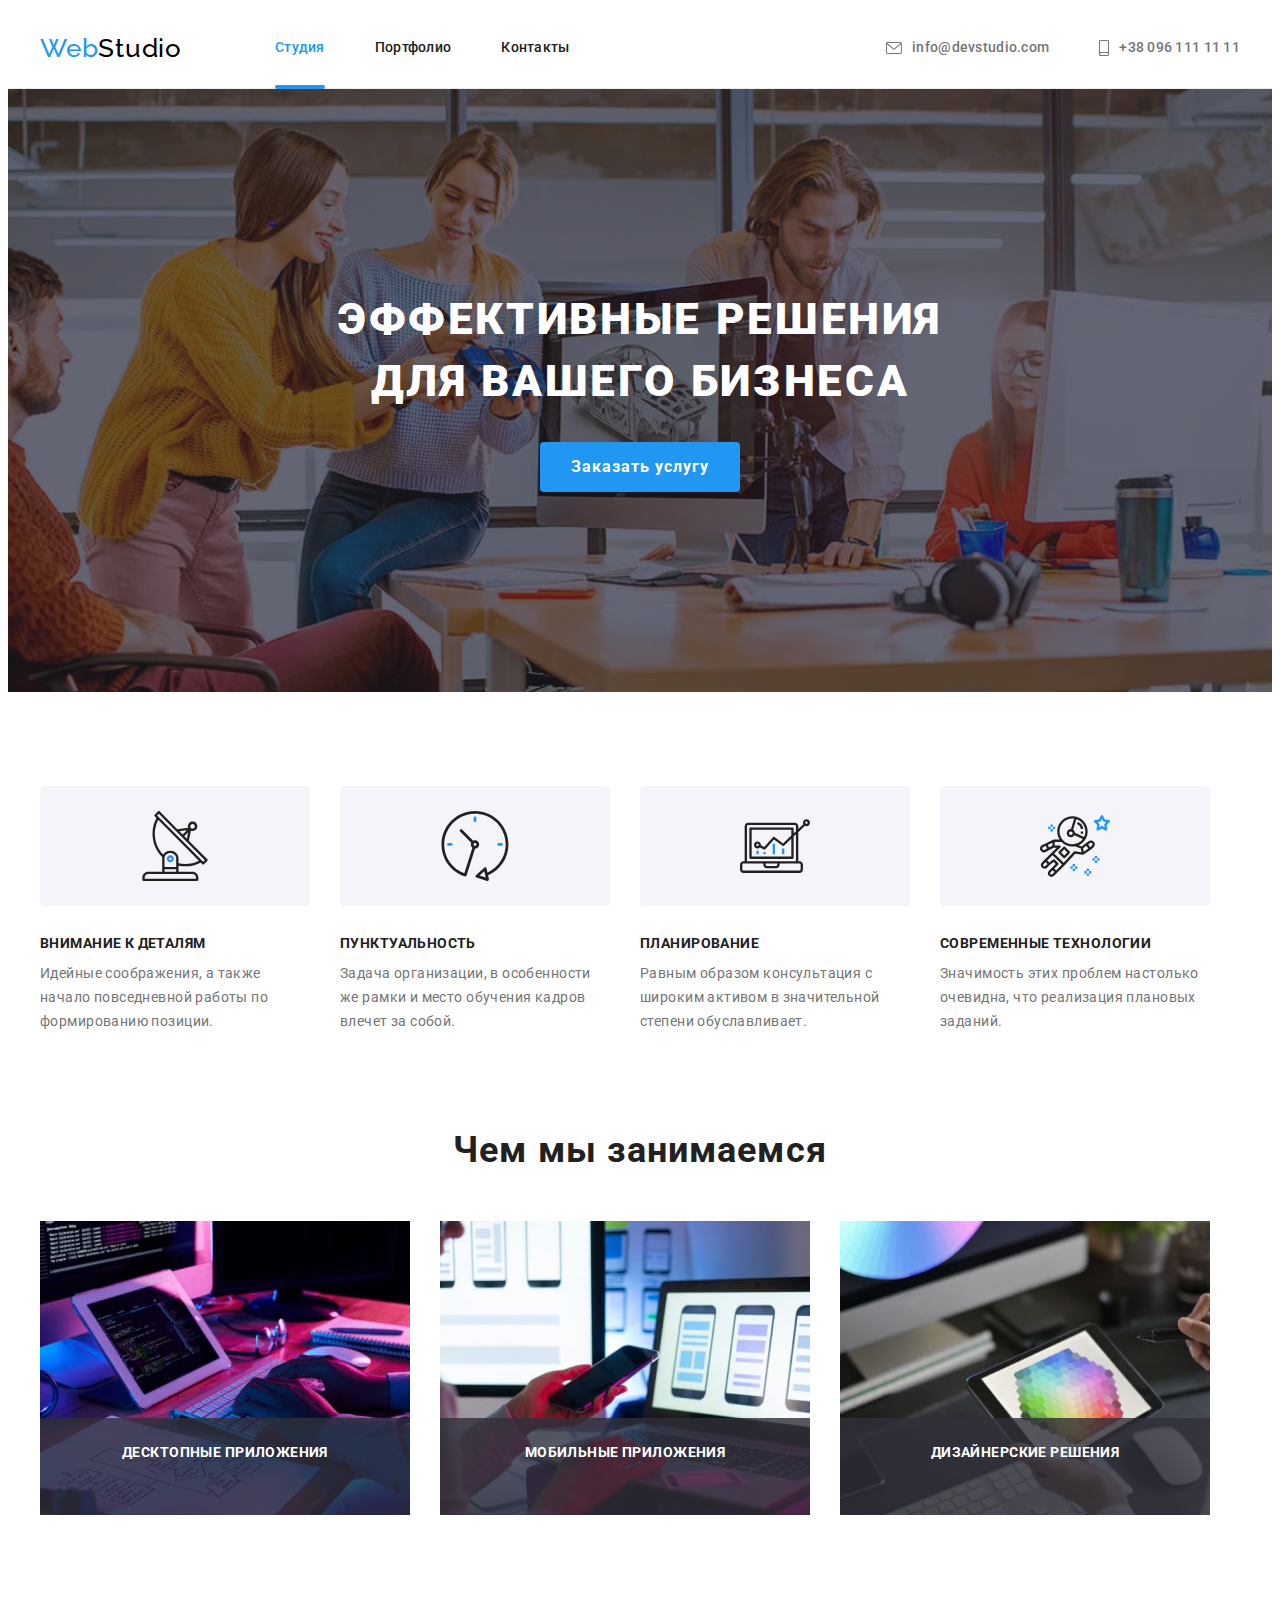
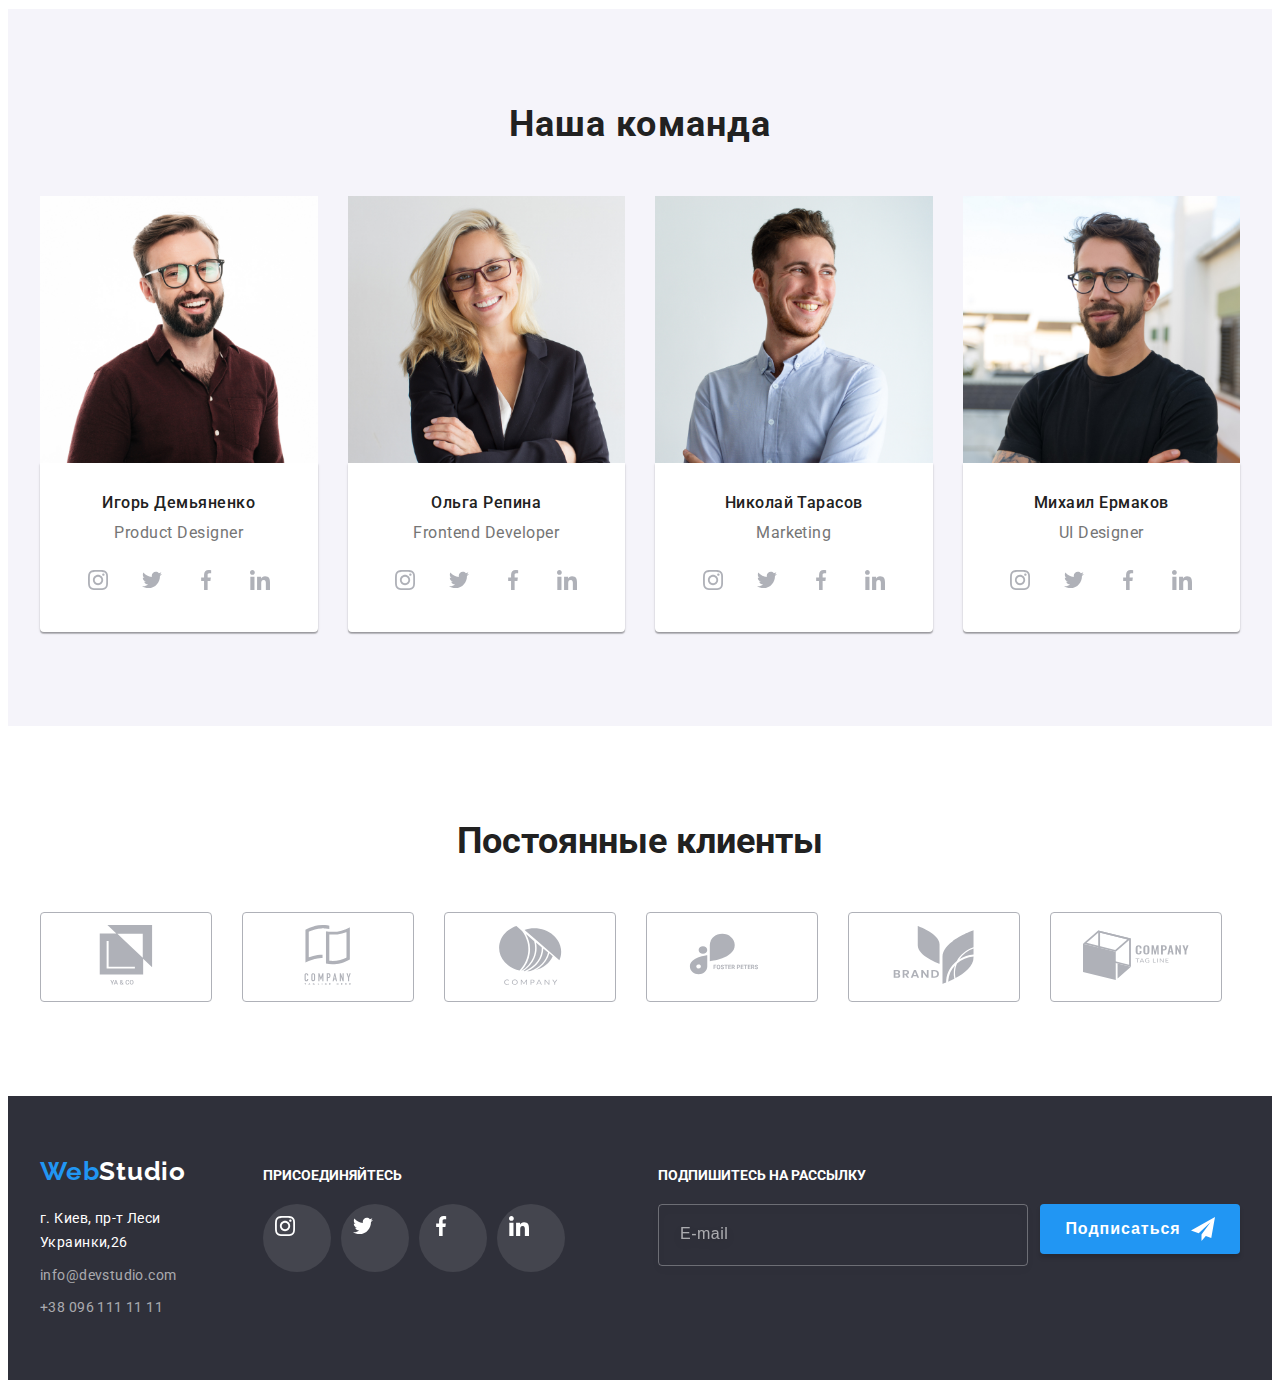
<file: index.html>
<!DOCTYPE html>
 <html lang="ru">
 <head>
    <meta charset="UTF-8">
    <meta http-equiv="X-UA-Compatible" content="IE=edge">
    <meta name="viewport" content="width=device-width, initial-scale=1.0">
    <title>Document</title>
    <link href="https://fonts.googleapis.com/css2?family=Raleway:wght@700&family=Roboto:wght@400;500;700;900&display=swap"
      rel="stylesheet">
      <link rel="stylesheet" href="https://cdnjs.cloudflare.com/ajax/libs/modern-normalize/1.1.0/modern-normalize.min.css"
         integrity="sha512-wpPYUAdjBVSE4KJnH1VR1HeZfpl1ub8YT/NKx4PuQ5NmX2tKuGu6U/JRp5y+Y8XG2tV+wKQpNHVUX03MfMFn9Q=="
         crossorigin="anonymous" referrerpolicy="no-referrer" class="item"/>
    <link rel="stylesheet" href="./css/style.css">
 </head>
    <body>
        <header>
           <div class="container header">
              <nav class="header-navigation">
                    <a href="./index.html" lang="en" class="header-logo"><span class="logo">Web</span>Studio</a>
                  <ul class="navigation-list"> 
                   <li class="navigation-item"><a href="./index.html" class="navigation-link active">Студия</a></li>
                   <li class="navigation-item"><a href="./portfolio.html" class="navigation-link">Портфолио </a></li>
                   <li class="navigation-item"><a href="" class="navigation-link">Контакты</a></li>
                 </ul>  
              </nav> 
               <ul class="contacts">   
                 <li class="contacts-item">
                   <a class="contacts-link" href="mailto:info@devstudio.com">
                     <svg class="icon-header" width="16" height="12">
                        <use href="./images/icons.svg#icon-envelope"></use>
                     </svg> 
                     info@devstudio.com</a>
                 </li>
                  <li class="contacts-item">
                     <a class="contacts-link" href="tel:+380961111111">
                        <svg class="icon-header" width="10" height="16">
                           <use href="./images/icons.svg#icon-smartphone"></use>
                        </svg>
                        +38 096 111 11 11</a>
                  </li>
               </ul>
            </div>
       </header>
            <main>
               <section class="hero">
                  <div class="container">
                    <h1 class="hero-title">Эффективные решения<br> для вашего бизнеса</h1>
                    <button class="hero-button " type="button" data-modal-open>Заказать услугу</button>
                  </div>
               </section>
               <section class="section">
                 <div class="container">
                  <h2 class="visually-hidden">мои сильные качества</h2>
                   <ul class="advantages">
                       <li class="advantages-item">
                        <div class="advantages-icon">
                           <svg width="70" height="70">
                              <use href="./images/icons.svg#icon-antenna"></use>
                           </svg>
                        </div>
                         <h3 class="advantages-title">Внимание к деталям</h3>
                         <p class="advantages-text">Идейные соображения, а также начало повседневной работы по формированию позиции.</p>
                       </li>
                       <li class="advantages-item">
                        <div class="advantages-icon">
                           <svg width="70" height="70">
                              <use href="./images/icons.svg#icon-clock"></use>
                           </svg>
                        </div>
                         <h3 class="advantages-title">Пунктуальность</h3>
                         <p class="advantages-text">Задача организации, в особенности же рамки и место обучения кадров влечет за собой.</p>
                        </li>
                        <li class="advantages-item">
                           <div class="advantages-icon">
                              <svg width="70" height="70">
                                 <use href="./images/icons.svg#icon-diagram"></use>
                              </svg>
                           </div>
                         <h3 class="advantages-title">Планирование</h3>
                         <p class="advantages-text">Равным образом консультация с широким активом в значительной степени обуславливает.</p>
                        </li>
                        <li class="advantages-item">
                           <div class="advantages-icon">
                              <svg width="70" height="70">
                                 <use href="./images/icons.svg#icon-astronaut"></use>
                              </svg>
                           </div>
                         <h3 class="advantages-title">Современные технологии</h3>
                         <p class="advantages-text">Значимость этих проблем настолько очевидна, что реализация плановых заданий.</p>
                        </li>
                   </ul>
                </div>
              </section>
              <section class="section work-section ">
                 <div class="container">
                         <h2 class="work-title">Чем мы занимаемся</h2>
                     <ul class="works">
                        <li class="work-item">
                           <div class="work-overlay">
                           <img src="./images/img1.jpg" alt="белый планшет" height="370" width="294"/>
                           <p class="work-text">Десктопные приложения</p></div>
                        </li>
                        <li class="work-item">
                           <div class="work-overlay">
                           <img src="./images/img2.jpg" alt="телефон с ноутбуком" height="370" width="294"/>
                           <p class="work-text">Мобильные приложения</p></div>
                        </li>
                        <li class="work-item">
                           <div class="work-overlay">
                           <img src="./images/img3.jpg" alt="девушка держит планшет" height="370" width="294"/>
                           <p class="work-text">Дизайнерские решения</p></div>
                        </li>
                     </ul>
                 </div>
              </section>   
              <section class="section team-section">
                 <div class="container">
                      <h2 class="team-title">Наша команда</h2>
                    <ul class="team-list">
                      <li class="team-item" >
                        <img src="./images/Team-images/team-foto1.jpg" alt="парень в очках и с бородой" height="270" width="260"/>
                        <div class="team-style">
                        <h3 class="team-title-name">Игорь Демьяненко</h3>
                        <p  class="team-text" lang="en">Product Designer</p>
                        <ul class="social">
                           <li class="social-item"><a class="social-link" href="">
                                 <svg class="social-icon" width="20" height="20">
                                    <use href="./images/icons.svg#icon-instagram-2"></use>
                                 </svg></a>
                           </li>
                           <li class="social-item"><a class="social-link" href="">
                                 <svg class="social-icon" width="20" height="20">
                                    <use href="./images/icons.svg#icon-twitter"></use>
                                 </svg></a>
                           </li>
                           <li class="social-item"><a class="social-link" href="">
                                 <svg class="social-icon" width="20" height="20">
                                    <use href="./images/icons.svg#icon-facebook"></use>
                                 </svg></a>
                           </li>
                           <li class="social-item"><a class="social-link" href="">
                                 <svg class="social-icon" width="20" height="20">
                                    <use href="./images/icons.svg#icon-linkedin"></use>
                                 </svg></a>
                           </li>
                        </ul>
                        </div>
                      </li>
                      <li class="team-item" >
                        <img src="./images/Team-images/team-foto2.jpg" alt="девушка блондинка" height="270" width="260"/>
                        <div class="team-style">
                        <h3 class="team-title-name">Ольга Репина</h3>
                        <p  class="team-text" lang="en">Frontend Developer</p>
                        <ul class="social">
                           <li class="social-item"><a class="social-link" href="">
                                 <svg class="social-icon" width="20" height="20">
                                    <use href="./images/icons.svg#icon-instagram-2"></use>
                                 </svg></a>
                           </li>
                           <li class="social-item"><a class="social-link" href="">
                                 <svg class="social-icon" width="20" height="20">
                                    <use href="./images/icons.svg#icon-twitter"></use>
                                 </svg></a>
                           </li>
                           <li class="social-item"><a class="social-link" href="">
                                 <svg class="social-icon" width="20" height="20">
                                    <use href="./images/icons.svg#icon-facebook"></use>
                                 </svg></a>
                           </li>
                           <li class="social-item"><a class="social-link" href="">
                                 <svg class="social-icon" width="20" height="20">
                                    <use href="./images/icons.svg#icon-linkedin"></use>
                                 </svg></a>
                           </li>
                        </ul>
                        </div>
                      </li>
                      <li class="team-item" >
                        <img src="./images/Team-images/team-foto3.jpg" alt="парень в рубашке" height="270" width="260"/>
                        <div class="team-style">
                        <h3 class="team-title-name">Николай Тарасов</h3>
                        <p  class="team-text" lang="en">Marketing</p>
                        <ul class="social">
                           <li class="social-item"><a class="social-link" href="">
                                 <svg class="social-icon" width="20" height="20">
                                    <use href="./images/icons.svg#icon-instagram-2"></use>
                                 </svg></a>
                           </li>
                           <li class="social-item"><a class="social-link" href="">
                                 <svg class="social-icon" width="20" height="20">
                                    <use href="./images/icons.svg#icon-twitter"></use>
                                 </svg></a>
                           </li>
                           <li class="social-item"><a class="social-link" href="">
                                 <svg class="social-icon" width="20" height="20">
                                    <use href="./images/icons.svg#icon-facebook"></use>
                                 </svg></a>
                           </li>
                           <li class="social-item"><a class="social-link" href="">
                                 <svg class="social-icon" width="20" height="20">
                                    <use href="./images/icons.svg#icon-linkedin"></use>
                                 </svg></a>
                           </li>
                        </ul>
                        </div>
                      </li>
                      <li class="team-item" >
                        <img src="./images/Team-images/team-foto4.jpg" alt="парень в очках и с бородой и черной футболке" height="270" width="260"/>
                        <div class="team-style">
                        <h3 class="team-title-name">Михаил Ермаков</h3>
                        <p  class="team-text" lang="en">UI Designer</p>
                        <ul class="social">
                           <li class="social-item"><a class="social-link" href="">
                                 <svg class="social-icon" width="20" height="20">
                                    <use href="./images/icons.svg#icon-instagram-2"></use>
                                 </svg></a>
                           </li>
                           <li class="social-item"><a class="social-link" href="">
                                 <svg class="social-icon" width="20" height="20">
                                    <use href="./images/icons.svg#icon-twitter"></use>
                                 </svg></a>
                           </li>
                           <li class="social-item"><a class="social-link" href="">
                                 <svg class="social-icon" width="20" height="20">
                                    <use href="./images/icons.svg#icon-facebook"></use>
                                 </svg></a>
                           </li>
                           <li class="social-item"><a class="social-link" href="">
                                 <svg class="social-icon" width="20" height="20">
                                    <use href="./images/icons.svg#icon-linkedin"></use>
                                 </svg></a>
                           </li>
                        </ul>
                        </div>
                      </li>
                    </ul>
                 </div>  
              </section>
            <section class="section">
               <div class="container">
                  <h2 class="client-title">Постоянные клиенты</h2>
                  <ul class="client">
                     <li class="client-item"><a class="client-link" href="">
                           <svg class="icon-client" width="106" height="60">
                              <use href="./images/icons.svg#icon-group"></use>
                           </svg></a></li>
                     <li class="client-item"><a class="client-link" href="">
                           <svg class="icon-client" width="106" height="60">
                              <use href="./images/icons.svg#icon-group1"></use>
                           </svg></a></li>
                     <li class="client-item"><a class="client-link" href="">
                           <svg class="icon-client" width="106" height="60">
                              <use href="./images/icons.svg#icon-group2"></use>
                           </svg></a></li>
                     <li class="client-item"><a class="client-link" href="">
                           <svg class="icon-client" width="106" height="60">
                              <use href="./images/icons.svg#icon-group4"></use>
                           </svg></a></li>
                     <li class="client-item"><a class="client-link" href="">
                           <svg class="icon-client" width="106" height="60">
                              <use href="./images/icons.svg#icon-group3"></use>
                           </svg></a></li>
                     <li class="client-item"><a class="client-link" href="">
                           <svg class="icon-client" width="106" height="60">
                              <use href="./images/icons.svg#icon-group5"></use>
                           </svg></a></li>
                  </ul>
               </div>
            </section>
           </main>
      <footer class="footer">
         <div class="container footer-conteiner">
            <div class="footer-address">
             <a class="footer-logo" href="" lang="en"><span class="footer-span">Web</span>Studio</a>
            <address>
               <ul class="footer-list">
                   <li class="footer-item"><a class="footer-maps" href="https://goo.gl/maps/WnNJB4VUGFn6X9ag8" rel="noopener noreferrer nofollow">г. Киев, пр-т Леси Украинки,26</a></li>
                   <li class="footer-item"><a class="footer-mail" href="mailto:info@devstudio.com">info@devstudio.com</a></li>
                   <li class="footer-item"><a class="footer-tel" href="tel:+380961111111">+38 096 111 11 11</a></li>
               </ul>
            </address>
            </div>
            <div>
               <p class="footer-text">присоединяйтесь</p>
               <ul class="social">
                  <li class="social-item"><a class="social-link-footer" href="">
                        <svg class="icon-social" width="20" height="20">
                           <use href="./images/icons.svg#icon-instagram-2"></use>
                        </svg></a>
                  </li>
                  <li class="social-item"><a class="social-link-footer" href="">
                        <svg class="icon-social" width="20" height="20">
                           <use href="./images/icons.svg#icon-twitter"></use>
                        </svg></a>
                  </li>
                  <li class="social-item"><a class="social-link-footer" href="">
                        <svg class="icon-social" width="20" height="20">
                           <use href="./images/icons.svg#icon-facebook"></use>
                        </svg></a>
                  </li>
                  <li class="social-item"><a class="social-link-footer" href="">
                        <svg class="icon-social" width="20" height="20">
                           <use href="./images/icons.svg#icon-linkedin"></use>
                        </svg></a>
                  </li>
               </ul>
            </div>
            <form class="subscription">
               <p class="footer-text">Подпишитесь на рассылку</p>
               <div class="input-btn">
                  <input class="subscription-input" type="mail" name="email" placeholder="E-mail">
                  <button class="subscription-btn" type="submit">Подписаться
                     <svg class="subscription-icon" width="24" height="24">
                        <use href="./images/icons.svg#icon-icon-send"></use>
                     </svg>
                  </button>
               </div>
            </form>
            </div>
      </footer>
      <div class="backdrop is-hidden" data-modal>
         <div class="modal">
            <button type="button" class="btn-close" data-modal-close>
              <svg class="icon-close" width="18" height="18">
                 <use href="./images/icons.svg#icon-close"></use>
               </svg>
            </button>
            <form class="modal-form">
               <p class="modal-title">Оставьте свои данные, мы вам перезвоним</p>
               <label class="modal-label">
                  <span class="send">Имя</span>
                  <input class="modal-input" type="text" name="name">
                  <svg class="modal-icon" width="18" height="18">
                     <use href="./images/icons.svg#icon-name"></use>
                  </svg>
               </label>
               <label class="modal-label">
                  <span class="send">Телефон</span>
                  <input class="modal-input" type="tel" name="tel">
                  <svg class="modal-icon" width="18" height="18">
                     <use href="./images/icons.svg#icon-tel"></use>
                  </svg>
               </label>
               <label class="modal-label">
                  <span class="send">Почта</span>
                  <input class="modal-input" type="email" name="email">
                  <svg class="modal-icon" width="18" height="18">
                     <use href="./images/icons.svg#icon-email"></use>
                  </svg>
               </label>
               <label class="textarea-modal">
                  <span class="send">Комментарий</span>
                  <textarea class="textarea" name="textarea" placeholder="Введите текст"></textarea>
               </label>
               <label class="checkbox-modal">
                  <input class=" check visually-hidden" type="checkbox" name="policy">
                  <span class="check-border">
                     <svg class="check-icon" width="16" height="15">
                        <use href="./images/icons.svg#icon-check"></use>
                     </svg>
                  </span>
                  <span class="checkbox-text">Соглашаюсь с рассылкой и принимаю
                     <span class="checkbox-text">
                        <a class="link-policy" href=""> <u> Условия договора </u></a></span></span>
               </label>
               <div class="modal-btn">
                  <button class="btn-send" type="submit">Отправить</button>
               </div>
            </form>
         </div>
      </div>
      <script src="./js/modal.js"></script>
   </body>
</html>
</file>
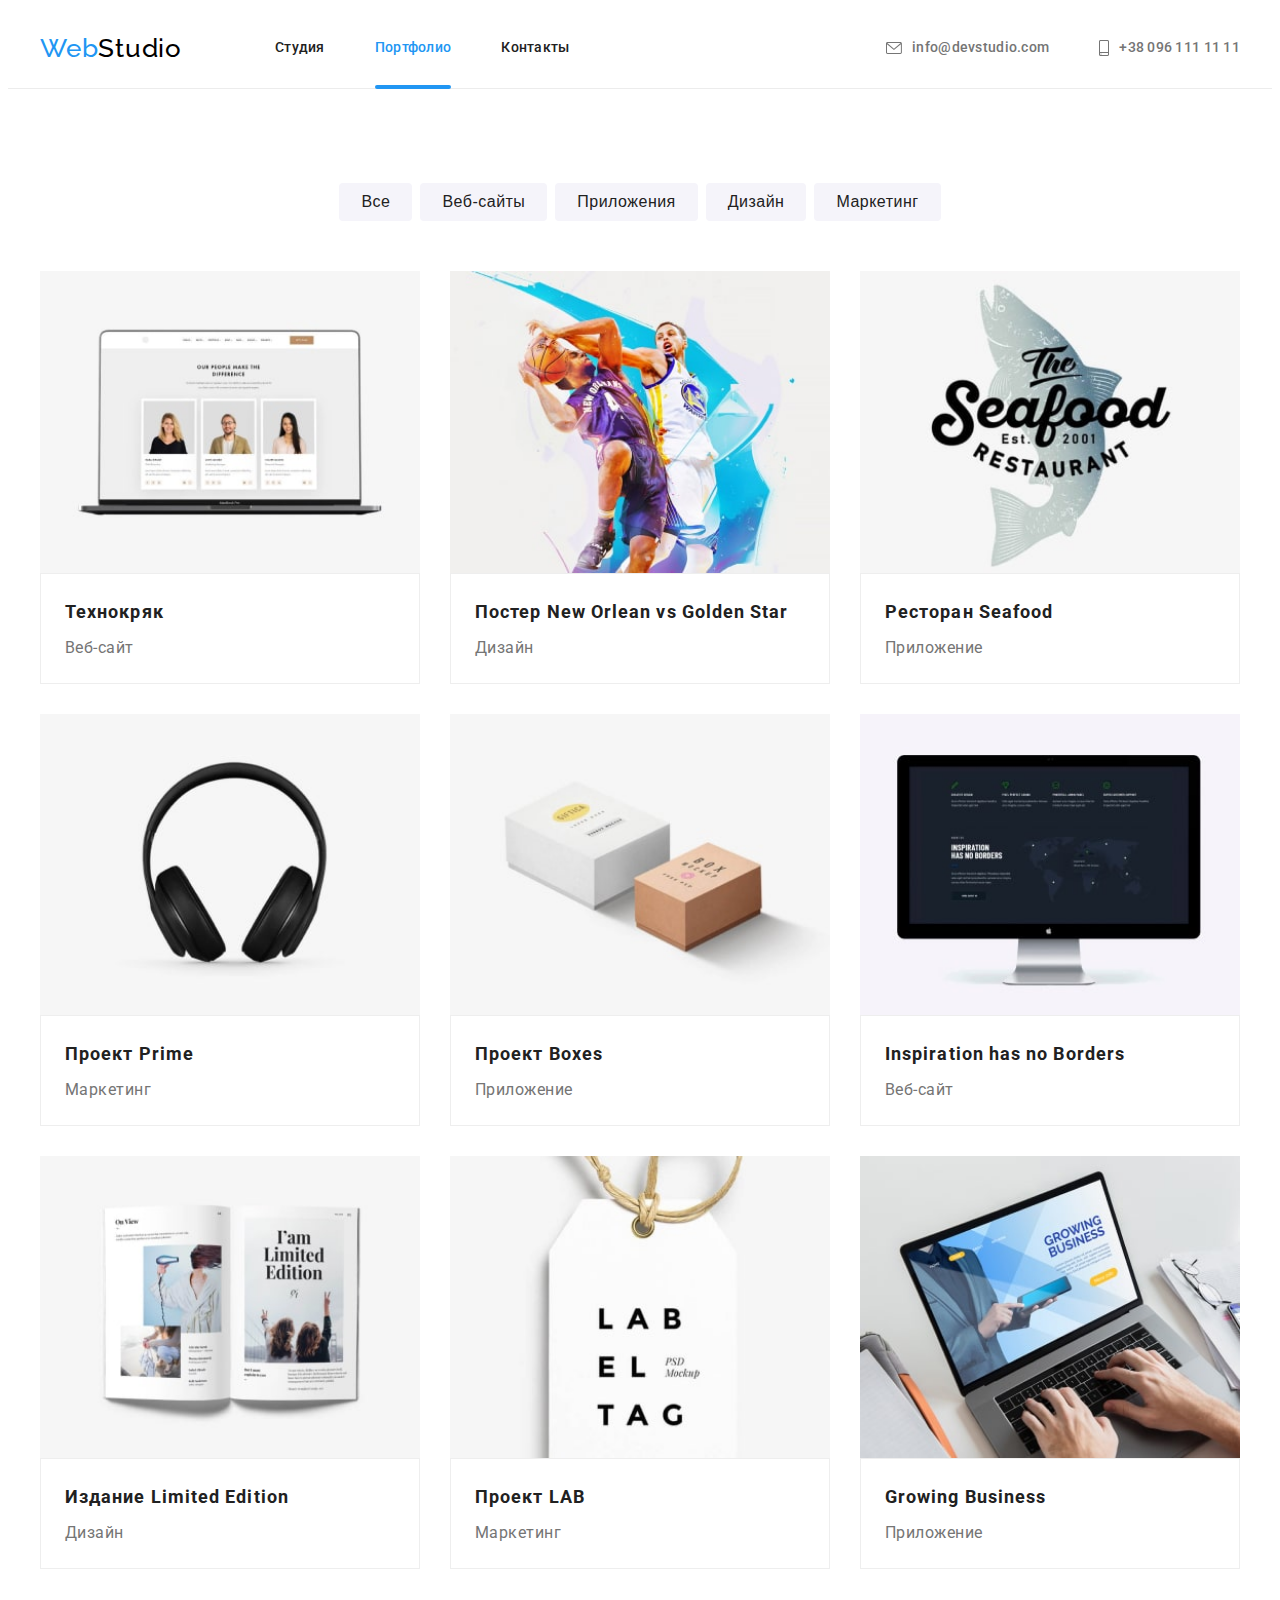
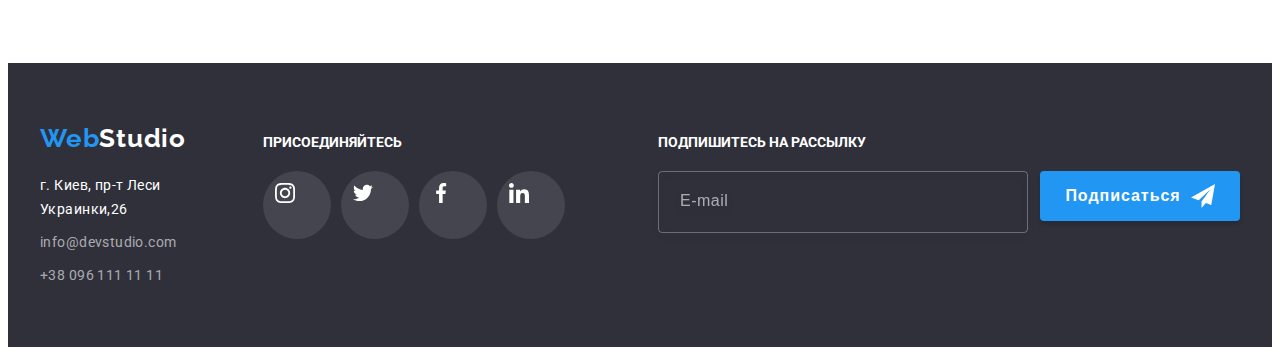
<file: portfolio.html>
<!DOCTYPE html>
  <html lang="ru">
   <head>
       <meta charset="UTF-8">
       <meta http-equiv="X-UA-Compatible" content="IE=edge">
       <meta name="viewport" content="width=device-width, initial-scale=1.0">
       <title>Document</title>
       <link href="https://fonts.googleapis.com/css2?family=Raleway:wght@700&family=Roboto:wght@400;500;700;900&display=swap"
        rel="stylesheet">
       <link rel="stylesheet" href="https://cdnjs.cloudflare.com/ajax/libs/modern-normalize/1.1.0/modern-normalize.min.css"
            integrity="sha512-wpPYUAdjBVSE4KJnH1VR1HeZfpl1ub8YT/NKx4PuQ5NmX2tKuGu6U/JRp5y+Y8XG2tV+wKQpNHVUX03MfMFn9Q=="
            crossorigin="anonymous" referrerpolicy="no-referrer" class="item"/>
        <link rel="stylesheet" href="./css/style.css">
   </head>
 <body>
    <header>
        <div class="container header">
            <nav class="header-navigation">
                <a href="./index.html" lang="en" class="header-logo"><span class="logo">Web</span>Studio</a>
                <ul class="navigation-list">
                    <li class="navigation-item"><a href="./index.html" class="navigation-link">Студия</a></li>
                    <li class="navigation-item"><a href="./portfolio.html" class="navigation-link active">Портфолио </a></li>
                    <li class="navigation-item"><a href="" class="navigation-link">Контакты</a></li>
                </ul>
            </nav>
            <ul class="contacts">
                <li class="contacts-item">
                    <a class="contacts-link" href="mailto:info@devstudio.com">
                        <svg class="icon-header" width="16" height="12">
                            <use href="./images/icons.svg#icon-envelope"></use>
                        </svg>
                        info@devstudio.com</a>
                </li>
                <li class="contacts-item">
                    <a class="contacts-link" href="tel:+380961111111">
                        <svg class="icon-header" width="10" height="16">
                            <use href="./images/icons.svg#icon-smartphone"></use>
                        </svg>
                        +38 096 111 11 11</a>
                </li>
            </ul>
        </div>
    </header>
            <main>
             <section class="section">
                 <div class="container">
                 <h1 class="visually-hidden">Кнопки</h1>  
                 <ul class="filter list">
                     <li class="filter-item"><button class="filter-button btn" type="button">Все</button></li>
                     <li class="filter-item"><button class="filter-button btn" type="button">Веб-сайты</button></li>
                     <li class="filter-item"><button class="filter-button btn" type="button">Приложения</button></li>
                     <li class="filter-item"><button class="filter-button btn" type="button">Дизайн</button></li>
                     <li class="filter-item"><button class="filter-button btn" type="button">Маркетинг</button></li>
                 </ul>
                 <ul class="portfolio">
                    <li class="portfolio-item"> 
                        <a class="portfolio-link" href="">
                          <div class="portfolio-overley">
                          <img src="./images/portfolio-images/img(8)-min.jpg" alt="ноутбук з картинками людей" height="294" width="370"/>
                          <h3 class="overley-text">Технокряк это современная площадка распространения коронавируса. Компании используют эту платформу для цифрового
                          шпионажа и атак на защищённые сервера конкурентов.</h3></div>
                          <div class="portfolio-style">
                            <h2 class="portfolio-title">Технокряк</h2>
                            <p class="portfolio-text">Веб-сайт</p>
                          </div>
                        </a>
                    </li>
                    <li class="portfolio-item">
                        <a class="portfolio-link" href="">
                          <div class="portfolio-overley">
                          <img src="./images/portfolio-images/img(9)-min.jpg" alt="два баскетболісти" height="294" width="370" />
                          <h3 class="overley-text">Технокряк это современная площадка распространения коронавируса. Компании используют эту
                            платформу для цифрового шпионажа и атак на защищённые сервера конкурентов.</h3></div>
                          <div class="portfolio-style">
                            <h2 class="portfolio-title">Постер New Orlean vs Golden Star</h2>
                            <p class="portfolio-text">Дизайн</p>
                          </div>
                        </a>
                   </li>
                    <li class="portfolio-item">
                        <a class="portfolio-link" href="">
                          <div class="portfolio-overley">
                          <img src="./images/portfolio-images/img(10)-min.jpg" alt="сіра риба з написом seafood" height="294" width="370"/>
                          <h3 class="overley-text">Технокряк это современная площадка распространения коронавируса. Компании используют эту платформу для цифрового
                            шпионажа и атак на защищённые сервера конкурентов.</h3></div>
                          <div class="portfolio-style">
                            <h2 class="portfolio-title">Ресторан Seafood</h2>
                            <p class="portfolio-text">Приложение</p>
                          </div>
                        </a>
                    </li>
                    <li class="portfolio-item">
                        <a class="portfolio-link" href="">
                          <div class="portfolio-overley">
                          <img src="./images/portfolio-images/img(11)-min.jpg" alt="чорні наушники на білому фоні" height="294" width="370"/>
                          <h3 class="overley-text">Технокряк это современная площадка распространения коронавируса. Компании используют эту платформу для цифрового
                            шпионажа и атак на защищённые сервера конкурентов.</h3></div>
                          <div class="portfolio-style">
                            <h2 class="portfolio-title">Проект Prime</h2>
                            <p class="portfolio-text">Маркетинг</p>
                          </div>
                        </a>
                    </li>
                        <li class="portfolio-item">
                            <a class="portfolio-link" href="">
                              <div class="portfolio-overley">
                              <img src="./images/portfolio-images/img(12)-min.jpg" alt="дві коробочки біла та коричнева" height="294" width="370"/>
                              <h3 class="overley-text">Технокряк это современная площадка распространения коронавируса. Компании используют эту платформу для цифрового
                                шпионажа и атак на защищённые сервера конкурентов.</h3></div>
                              <div class="portfolio-style">
                                <h2 class="portfolio-title">Проект Boxes</h2>
                                <p class="portfolio-text">Приложение</p>
                              </div>
                            </a>
                        </li>
                        <li class="portfolio-item">
                            <a class="portfolio-link" href="">
                              <div class="portfolio-overley">
                              <img src="./images/portfolio-images/img(13)-min.jpg" alt="екран компютера" height="294" width="370"/>
                              <h3 class="overley-text">Технокряк это современная площадка распространения коронавируса. Компании используют эту платформу для цифрового
                                шпионажа и атак на защищённые сервера конкурентов.</h3></div>
                              <div class="portfolio-style">
                                <h2 class="portfolio-title">Inspiration has no Borders</h2>
                                <p class="portfolio-text">Веб-сайт</p>
                              </div>
                            </a>
                        </li>
                        <li class="portfolio-item">
                            <a class="portfolio-link" href="">
                              <div class="portfolio-overley">
                              <img src="./images/portfolio-images/img(14)-min.jpg" alt="глянцевий журнал" height="294" width="370"/>
                              <h3 class="overley-text">Технокряк это современная площадка распространения коронавируса. Компании используют эту платформу для цифрового
                                шпионажа и атак на защищённые сервера конкурентов.</h3></div>
                              <div class="portfolio-style">
                                <h2 class="portfolio-title">Издание Limited Edition</h2>
                                <p class="portfolio-text">Дизайн</p>
                              </div>
                            </a>
                        </li>
                        <li class="portfolio-item">
                            <a class="portfolio-link" href="">
                              <div class="portfolio-overley">
                              <img src="./images/portfolio-images/img(15)-min.jpg" alt="біла бірка з сірим шнурочком" height="294" width="370"/>
                              <h3 class="overley-text">Технокряк это современная площадка распространения коронавируса. Компании используют эту платформу для цифрового
                                шпионажа и атак на защищённые сервера конкурентов.</h3></div>
                              <div class="portfolio-style">
                                <h2 class="portfolio-title">Проект LAB</h2>
                                <p class="portfolio-text">Маркетинг</p>
                              </div>
                            </a>
                        </li>
                        <li class="portfolio-item">
                            <a class="portfolio-link" href="">
                              <div class="portfolio-overley">
                              <img src="./images/portfolio-images/img(16)-min.jpg" alt="ноутбук на якому набирають контент" height="294" width="370"/>
                              <h3 class="overley-text">Технокряк это современная площадка распространения коронавируса. Компании используют эту платформу для цифрового
                                шпионажа и атак на защищённые сервера конкурентов.</h3></div>
                              <div class="portfolio-style">
                                <h2 class="portfolio-title">Growing Business</h2>
                                <p class="portfolio-text">Приложение</p>
                              </div>
                            </a>
                        </li>
                    </ul>
                    </div>
                </section>
           </main>
            <footer class="footer">
                <div class="container footer-conteiner">
                    <div class="footer-address">
                        <a class="footer-logo" href="" lang="en"><span class="footer-span">Web</span>Studio</a>
                        <address>
                            <ul class="footer-list">
                                <li class="footer-item"><a class="footer-maps" href="https://goo.gl/maps/WnNJB4VUGFn6X9ag8"
                                        rel="noopener noreferrer nofollow">г. Киев, пр-т Леси Украинки,26</a></li>
                                <li class="footer-item"><a class="footer-mail"
                                        href="mailto:info@devstudio.com">info@devstudio.com</a></li>
                                <li class="footer-item"><a class="footer-tel" href="tel:+380961111111">+38 096 111 11 11</a></li>
                            </ul>
                        </address>
                    </div>
                    <div>
                        <p class="footer-text">присоединяйтесь</p>
                        <ul class="social">
                            <li class="social-item"><a class="social-link-footer" href="">
                                    <svg class="icon-social" width="20" height="20">
                                        <use href="./images/icons.svg#icon-instagram-2"></use>
                                    </svg></a>
                            </li>
                            <li class="social-item"><a class="social-link-footer" href="">
                                    <svg class="icon-social" width="20" height="20">
                                        <use href="./images/icons.svg#icon-twitter"></use>
                                    </svg></a>
                            </li>
                            <li class="social-item"><a class="social-link-footer" href="">
                                    <svg class="icon-social" width="20" height="20">
                                        <use href="./images/icons.svg#icon-facebook"></use>
                                    </svg></a>
                            </li>
                            <li class="social-item"><a class="social-link-footer" href="">
                                    <svg class="icon-social" width="20" height="20">
                                        <use href="./images/icons.svg#icon-linkedin"></use>
                                    </svg></a>
                            </li>
                        </ul>
                    </div>
                    <form class="subscription">
                      <p class="footer-text">Подпишитесь на рассылку</p>
                      <div class="input-btn">
                        <input class="subscription-input" type="mail" name="email" placeholder="E-mail">
                        <button class="subscription-btn" type="submit">Подписаться
                          <svg class="subscription-icon" width="24" height="24">
                            <use href="./images/icons.svg#icon-icon-send"></use>
                          </svg>
                        </button>
                      </div>
                    </form>
                </div>
            </footer>
    </body>
</html>
</file>
<file: css/style.css>
:root {
  --only-text-color: #ffffff;
  --main-text-color: #212121;
  --additional-text-color: #757575;
  --active-text-color: #2196f3;
  --transition-style: cubic-bezier(0.4, 0, 0.2, 1);
}

body {
  font-family: Roboto, sans-serif;
  color: var(--main-text-color);
}
p,
h1,
h2,
h3,
h4,
h5,
h6 {
  margin-top: 0;
  margin-bottom: 0;
}
ul {
  list-style: none;
  margin-top: 0;
  margin-bottom: 0;
  padding-left: 0;
}

a {
  text-decoration: none;
}
.container {
  width: 1200px;
  padding-left: 15px;
  padding-right: 15px;
  margin: 0 auto;
}
img {
  display: block;
  width: 100%;
  height: auto;
}
.navigation-link:hover,
.navigation-link:focus {
  color: var(--active-text-color);
}
.contacts-link:hover,
.contacts-link:focus {
  color: var(--active-text-color);
}
.visually-hidden {
  position: absolute;
  clip: rect(0 0 0 0);
  width: 1px;
  height: 1px;
  margin: -1px;
}

/*----------------Header------------------------*/
header {
  border-bottom: 1px solid #ececec;
}
.header {
  display: flex;
  align-items: center;
}
.header-logo {
  font-family: Raleway;
  font-weight: 500;
  font-size: 26px;
  line-height: 1.2;
  letter-spacing: 0.03em;
  color: #000000;
  display: block;
  padding-top: 25px;
  padding-bottom: 24px;
}
.logo {
  font-weight: 500;
  font-size: 26px;
  line-height: 1.2;
  letter-spacing: 0.03em;
  color: var(--active-text-color);
  text-decoration: none;
}
.header-navigation {
  display: flex;
}
.navigation-list {
  display: flex;
  align-items: center;
  margin-left: 93px;
}
.navigation-item:not(:last-child) {
  margin-right: 50px;
}
.navigation-link {
  font-weight: 500;
  font-size: 14px;
  line-height: 1.1;
  letter-spacing: 0.02em;
  color: var(--main-text-color);
  position: relative;
  display: block;
  padding-top: 32px;
  padding-bottom: 32px;
  transition: color 250ms var(--transition-style);
}
.active::after {
  content: '';
  position: absolute;
  width: 100%;
  height: 4px;
  left: 0;
  bottom: -1px;
  background: var(--active-text-color);
  border-radius: 2px;
}
.active {
  color: var(--active-text-color);
}

.contacts {
  display: flex;
  margin-left: auto;
}
.contacts-item:not(:last-child) {
  margin-right: 50px;
}

.contacts-link {
  display: flex;
  align-items: center;
  font-weight: 500;
  font-size: 14px;
  line-height: 1.1;
  letter-spacing: 0.02em;
  color: var(--additional-text-color);
  padding-top: 32px;
  padding-bottom: 32px;
  transition: color 250ms var(--transition-style);
}
.icon-header {
  fill: currentColor;
  margin-right: 10px;
}
/*--------------------hero-------------------------------*/
.hero {
  background-image: linear-gradient(rgba(47, 48, 58, 0.4), rgba(47, 48, 58, 0.4)),
    url(../images/Img-bg.jpg);
  background-repeat: no-repeat;
  background-position: center;
  background-size: cover;
  padding: 200px 0;
  text-align: center;
}
.hero-title {
  font-weight: 900;
  font-size: 44px;
  line-height: 1.4;
  letter-spacing: 0.06em;
  color: var(--only-text-color);
  text-transform: uppercase;
}
.hero-button {
  font-family: Roboto;
  font-weight: 700;
  font-size: 16px;
  width: 200px;
  height: 50px;
  line-height: 1.9;
  letter-spacing: 0.06em;
  color: var(--only-text-color);
  background-color: var(--active-text-color);
  cursor: pointer;
  margin-top: 30px;
  border: transparent;
  border-radius: 4px;
}
.section {
  padding-top: 94px;
  padding-bottom: 94px;
}
.advantages {
  display: flex;
}
.advantages .advantages-item {
  margin-right: 30px;
}
.advantages-item:nth-child(4n) {
  margin-right: 0;
}
.advantages-icon {
  display: flex;
  align-items: center;
  justify-content: center;
  margin-bottom: 30px;
  width: 270px;
  height: 120px;
  background-color: #f5f4fa;
  border-radius: 4px;
}
.advantages-title {
  font-weight: 700;
  font-size: 14px;
  line-height: 1.1;
  letter-spacing: 0.03em;
  color: var(--main-text-color);
  text-transform: uppercase;
  margin-bottom: 10px;
  width: 270px;
  height: 16px;
}
.advantages-text {
  font-weight: 400;
  font-size: 14px;
  line-height: 1.7;
  letter-spacing: 0.03em;
  width: 270px;
  height: 75px;
  color: var(--additional-text-color);
}
.work-section {
  padding-top: 0;
}
.work-title {
  font-weight: 700;
  font-size: 36px;
  line-height: 1.1;
  letter-spacing: 0.03em;
  text-align: center;
  margin-bottom: 50px;
  color: var(--main-text-color);
}
.works {
  display: flex;
}
.works .work-item {
  margin-right: 30px;
}
.work-item:nth-child(3n) {
  margin-right: 0;
}
.work-overlay {
  position: relative;
}
.work-text {
  position: absolute;
  text-transform: uppercase;
  text-align: center;
  padding-top: 27px;
  font-weight: 700;
  font-size: 14px;
  line-height: 1.14;
  letter-spacing: 0.03em;

  bottom: 0;
  left: 0;
  background: rgba(47, 48, 58, 0.8);
  color: var(--only-text-color);
  width: 370px;
  height: 70px;
}
.team-section {
  background-color: #f5f4fa;
}
.team-title {
  font-weight: 700;
  font-size: 36px;
  line-height: 1.2;
  letter-spacing: 0.03em;
  color: var(--main-text-color);
  text-align: center;
  margin-bottom: 50px;
}
.team-list {
  display: flex;
}
.team-list .team-item {
  margin-right: 30px;
}
.team-item:nth-child(4n) {
  margin-right: 0;
}
.team-style {
  padding-top: 30px;
  padding-bottom: 30px;
  text-align: center;
  background: #ffffff;
  box-shadow: 0px 1px 3px rgba(0, 0, 0, 0.12), 0px 1px 1px rgba(0, 0, 0, 0.14),
    0px 2px 1px rgba(0, 0, 0, 0.2);
  border-radius: 0px 0px 4px 4px;
}
.team-title-name {
  font-weight: 500;
  font-size: 16px;
  line-height: 1.2;
  letter-spacing: 0.03em;
  color: var(--main-text-color);
}
.team-text {
  font-weight: 400;
  font-size: 16px;
  line-height: 1.2;
  letter-spacing: 0.03em;
  margin-top: 10px;
  margin-bottom: 16px;
  color: var(--additional-text-color);
}
.social {
  display: flex;
  justify-content: center;
}
.social-item:not(:last-child) {
  margin-right: 10px;
}
.social-link {
  display: flex;
  justify-content: center;
  align-items: center;
  width: 44px;
  height: 44px;
  border-radius: 50%;
  color: #afb1b8;
  transition: background-color 250ms var(--transition-style);
}
.social-link:hover,
.social-link:focus {
  background-color: var(--active-text-color);
}
.social-link:hover > .social-icon {
  fill: var(--only-text-color);
}
.social-link:focus > .social-icon {
  fill: var(--only-text-color);
}
.social-icon {
  fill: currentColor;
  transition: fill 250ms var(--transition-style);
}
.client {
  display: flex;
}
.client-title {
  margin-bottom: 50px;
  font-weight: 700;
  font-size: 36px;
  line-height: 1.17;
  text-align: center;
}
.client-item:not(:last-child) {
  margin-right: 30px;
}
.client-link {
  display: block;
  padding: 12px 32px;
  border: 1px solid #afb1b8;
  color: #afb1b8;
  border-radius: 4px;
  max-width: 170px;
  transition: border 250ms var(--transition-style);
}
.icon-client {
  fill: currentColor;
  transition: fill 250ms var(--transition-style);
}
.client-link:hover,
.client-link:focus {
  border: 1px solid var(--active-text-color);
}
.client-link:hover > .icon-client {
  fill: var(--active-text-color);
}
.client-link:focus > .icon-client {
  fill: var(--active-text-color);
}
/*-----------------------footer------------------------------*/
.footer {
  padding-top: 60px;
  padding-bottom: 60px;
  background-color: #2f303a;
}
.footer-logo {
  font-family: Raleway;
  font-weight: 700;
  font-size: 26px;
  line-height: 1.2;
  letter-spacing: 0.03em;
  text-decoration: none;
  display: block;
  margin-bottom: 20px;
  color: var(--only-text-color);
}
.footer-span {
  font-weight: 700;
  font-size: 26px;
  line-height: 1.2;
  letter-spacing: 0.03em;
  color: var(--active-text-color);
}

.footer-item:not(:last-child) {
  margin-bottom: 9px;
}
.footer-maps {
  font-weight: 400;
  font-size: 14px;
  line-height: 1.7;
  letter-spacing: 0.03em;
  display: block;
  font-style: normal;
  text-decoration: none;
  color: var(--only-text-color);
}
.footer-mail {
  font-weight: 400;
  font-size: 14px;
  line-height: 1.7;
  letter-spacing: 0.03em;
  display: block;
  font-style: normal;
  color: rgba(255, 255, 255, 0.6);
}
.footer-tel {
  font-weight: 400;
  font-size: 14px;
  line-height: 1.7;
  letter-spacing: 0.03em;
  font-style: normal;
  display: block;
  color: rgba(255, 255, 255, 0.6);
}
.footer-conteiner {
  display: flex;
  align-items: baseline;
}
.footer-text {
  font-weight: 700;
  font-size: 14px;
  line-height: 1.14;
  text-transform: uppercase;
  color: var(--only-text-color);
  margin-bottom: 20px;
}
.social-link-footer {
  display: block;
  padding: 12px;
  width: 44px;
  height: 44px;
  border-radius: 50%;
  color: var(--only-text-color);
  background-color: rgba(255, 255, 255, 0.1);
  transition: background-color 250ms var(--transition-style);
}
.icon-social {
  fill: var(--only-text-color);
}
.social-link-footer:hover,
.social-link-footer:focus {
  background-color: var(--active-text-color);
}
.footer-address {
  margin-right: 70px;
}
.subscription {
  display: flex;
  flex-direction: column;
  margin-left: 93px;
}
.input-btn {
  display: flex;
}
.subscription-input {
  width: 358px;
  padding: 5px;
  color: rgba(255, 255, 255, 0.6);
  height: 50px;
  margin-right: 12px;
  background-color: transparent;
  border: 1px solid rgba(255, 255, 255, 0.3);
  outline: none;
  border-radius: 4px;
  filter: drop-shadow(0px 4px 4px rgba(0, 0, 0, 0.15));
}
.subscription-input::placeholder {
  font-size: 16px;
  line-height: calc(20 / 16);
  letter-spacing: 0.03em;
  color: rgba(255, 255, 255, 0.6);
  padding-left: 16px;
}
.subscription-btn {
  display: flex;
  align-items: center;
  justify-content: center;
  min-width: 200px;
  height: 50px;
  font-weight: 700;
  font-size: 16px;
  line-height: calc(30 / 16);
  letter-spacing: 0.06em;
  color: var(--only-text-color);
  background-color: var(--active-text-color);
  box-shadow: 0px 4px 4px rgba(0, 0, 0, 0.15);
  border-radius: 4px;
  border: transparent;
  cursor: pointer;
}
.subscription-icon {
  fill: var(--only-text-color);
  margin-left: 10px;
}
/*---------------------portfolio hero-------------------*/
.btn:hover,
.btn:focus {
  color: var(--only-text-color);
  background-color: var(--active-text-color);
  box-shadow: 0px 3px 1px rgba(0, 0, 0, 0.1), 0px 1px 2px rgba(0, 0, 0, 0.08),
    0px 2px 2px rgba(0, 0, 0, 0.12);
  border-radius: 4px;
}
.filter {
  display: flex;
  justify-content: center;
  margin-bottom: 50px;
}
.filter-item:not(:last-child) {
  margin-right: 8px;
}
.filter-button {
  font-weight: 500;
  font-size: 16px;
  line-height: 1.6;
  letter-spacing: 0.03em;
  border-radius: 4px;
  padding: 6px 22px;
  border: none;
  background-color: #f5f4fa;
  color: var(--main-text-color);
  cursor: pointer;
  transition: background-color 250ms var(--transition-style),
    box-shadow 250ms var(--transition-style), color 250ms var(--transition-style);
}
.portfolio {
  display: flex;
  flex-wrap: wrap;
  margin-right: calc(-1 * 30px);
  margin-bottom: calc(-1 * 30px);
}
.portfolio-style {
  padding: 20px 24px;
  background: #ffffff;
  border: 1px solid #eeeeee;
  box-sizing: border-box;
}
.portfolio-item {
  flex-basis: calc(100% / 3 - 30px);
  margin-right: 30px;
  margin-bottom: 30px;
}
.portfolio-link:hover,
.portfolio-link:focus {
  box-shadow: 0px 1px 1px rgba(0, 0, 0, 0.12), 0px 4px 4px rgba(0, 0, 0, 0.06),
    1px 4px 6px rgba(0, 0, 0, 0.16);
}
.portfolio-link {
  display: block;
  transition: box-shadow 250ms var(--transition-style);
}
.portfolio-overley {
  position: relative;
  overflow: hidden;
}
.overley-text {
  position: absolute;
  font-weight: 400;
  font-size: 18px;
  line-height: 1.6;
  letter-spacing: 0.03em;
  top: 0;
  left: 0;
  padding: 63px 24px;
  height: 100%;
  color: var(--only-text-color);
  background: rgba(33, 150, 243, 0.9);
  transform: translateY(100%);
  transition: transform 250ms var(--transition-style);
}
.portfolio-link:hover .overley-text,
.portfolio-link:focus .overley-text {
  transform: translateY(0%);
}
.portfolio-title {
  font-weight: 700;
  font-size: 18px;
  line-height: 2;
  letter-spacing: 0.06em;
  color: var(--main-text-color);
}
.portfolio-text {
  font-weight: 400;
  font-size: 16px;
  line-height: 1.8;
  letter-spacing: 0.03em;
  margin-top: 4px;
  color: var(--additional-text-color);
}
/* -------------------BACKDROP-------------------------- */
.backdrop {
  position: fixed;
  height: 100vh;
  width: 100vw;
  background: rgba(0, 0, 0, 0.2);
  top: 0;
  opacity: 1;
  transition: opacity 500ms cubic-bezier(0.4, 0, 0.2, 1),
    visibility 500ms cubic-bezier(0.4, 0, 0.2, 1);
}
.is-hidden {
  opacity: 0;
  visibility: hidden;
  pointer-events: none;
}
.modal {
  position: absolute;
  width: 528px;
  min-height: 581px;
  background-color: var(--only-text-color);
  box-shadow: 0px 1px 3px rgba(0, 0, 0, 0.12), 0px 1px 1px rgba(0, 0, 0, 0.14),
    0px 2px 1px rgba(0, 0, 0, 0.2);
  border-radius: 4px;
  left: 50%;
  top: 50%;
  transform: translate(-50%, -50%);
}
.btn-close {
  position: absolute;
  display: flex;
  justify-content: center;
  align-items: center;
  cursor: pointer;
  left: calc(100% - 38px);
  top: 8px;
  width: 30px;
  height: 30px;
  background-color: var(--third-text-color);
  border: 1px solid rgba(0, 0, 0, 0.1);
  border-radius: 50%;
}
.icon-close {
  fill: var(--main-text-color);
}
.modal-form {
  display: flex;
  flex-direction: column;
  padding: 40px;
}
.modal-title {
  font-weight: 700;
  font-size: 20px;
  line-height: calc(23 / 20);
  text-align: center;
  letter-spacing: 0.03em;
  color: var(--main-text-color);
  margin-bottom: 12px;
}
.modal-label {
  position: relative;
  margin-bottom: 10px;
  display: flex;
  flex-direction: column;
}
.send {
  font-size: 12px;
  line-height: calc(14 / 12);
  letter-spacing: 0.01em;
  color: var(--additional-text-color);
  margin-bottom: 4px;
}
.modal-input {
  height: 40px;
  padding-left: 42px;
  border: 1px solid rgba(33, 33, 33, 0.2);
  border-radius: 4px;
  outline: none;
  transition: border 250ms var(--transition-style);
}
.modal-input:focus {
  border-color: var(--active-text-color);
  cursor: pointer;
}
.modal-input:focus + .modal-icon {
  fill: var(--active-text-color);
}
.modal-icon {
  position: absolute;
  top: 50%;
  left: 12px;
  transition: fill 250ms var(--transition-style);
}
.textarea-modal {
  display: flex;
  flex-direction: column;
  margin-bottom: 20px;
}
.textarea {
  width: 100%;
  height: 120px;
  border: 1px solid rgba(33, 33, 33, 0.2);
  box-sizing: border-box;
  border-radius: 4px;
  padding: 12px 16px;
  resize: none;
  outline: none;
  transition: border 250ms var(--transition-style);
}
.textarea:focus {
  border-color: var(--active-text-color);
  cursor: pointer;
}
.textarea::placeholder {
  font-size: 12px;
  line-height: calc(14 / 12);
  letter-spacing: 0.01em;
  color: rgba(117, 117, 117, 0.5);
}
.checkbox-modal {
  display: flex;
  align-items: center;
  justify-content: center;
  margin-bottom: 30px;
  cursor: pointer;
}
.check-border {
  width: 16px;
  height: 15px;
  border: 2px solid var(--main-text-color);
  border-radius: 2px;
  display: flex;
  align-items: center;
  justify-content: center;
  margin-right: 8px;
  transition: boborder-color 250ms var(--transition-style),
    background-color 250ms var(--transition-style);
}
.check-icon {
  fill: var(--only-text-color);
}
.checkbox-text {
  font-size: 14px;
  line-height: calc(24 / 14);
  color: var(--additional-text-color);
}
.check:checked + .check-border {
  border-color: var(--active-text-color);
  background-color: var(--active-text-color);
}
.link-policy {
  color: var(--active-text-color);
}
.modal-btn {
  text-align: center;
}
.btn-send {
  min-width: 200px;
  height: 50px;
  font-weight: 700;
  font-size: 16px;
  line-height: calc(30 / 16);
  letter-spacing: 0.06em;
  color: var(--only-text-color);
  background-color: var(--active-text-color);
  box-shadow: 0px 4px 4px rgba(0, 0, 0, 0.15);
  border: transparent;
  border-radius: 4px;
  transition: background-color 250ms var(--transition-style);
}
.btn-send:hover,
.btn-send:focus {
  background-color: #188ce8;
  cursor: pointer;
}
</file>
